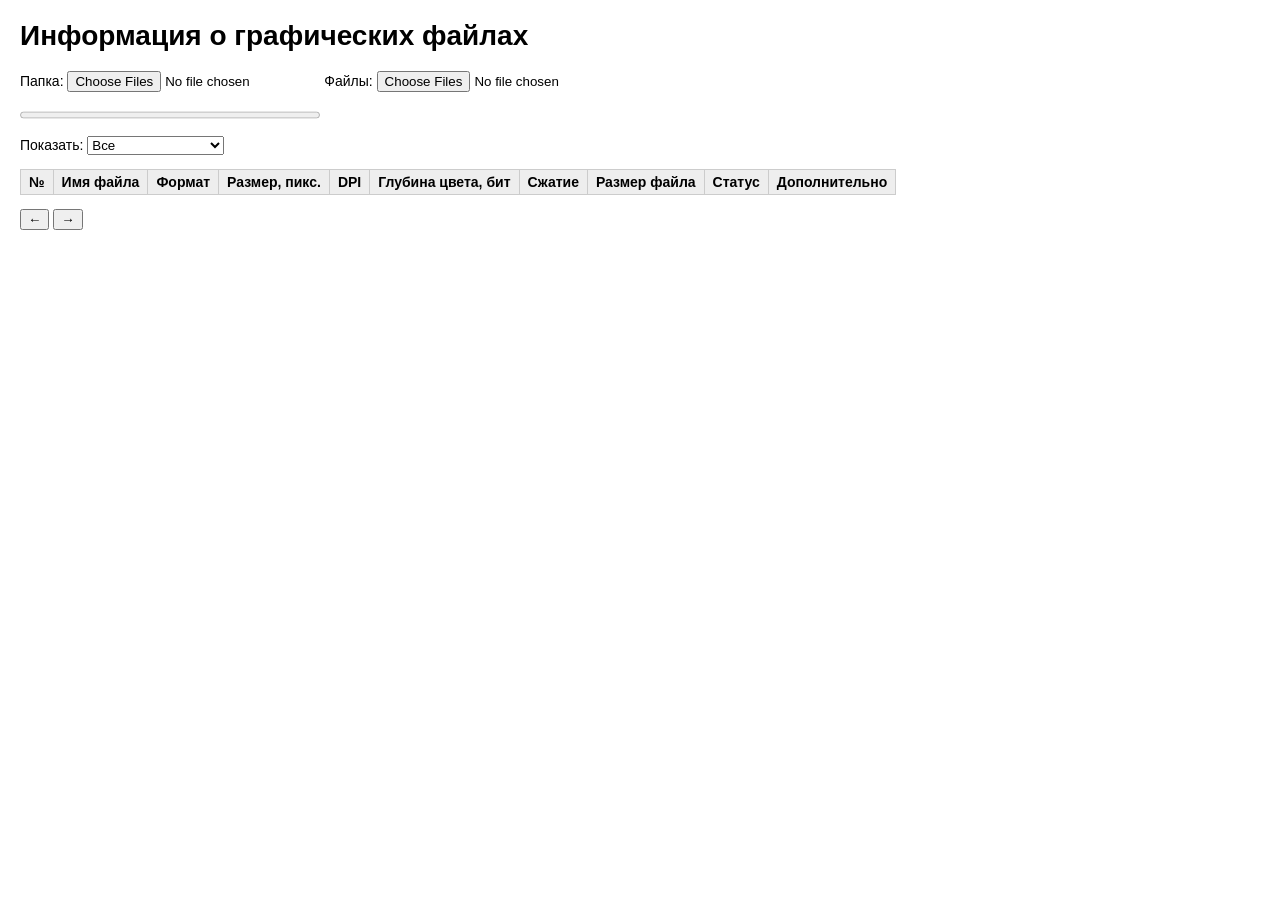
<file: lab2/index.html>
<!doctype html>
<html lang="ru">
<head>
<meta charset="utf-8">
<title>Информация о графических файлах</title>
<link rel="stylesheet" href="style.css">
</head>
<body>
<h1>Информация о графических файлах</h1>

<p>
  Папка: <input id="folder" type="file" webkitdirectory multiple>
  Файлы: <input id="files" type="file" multiple>
</p>

<p>
  <progress id="bar" value="0" max="1"></progress>
  <span id="progressText"></span>
</p>

<p id="stats"></p>

<p>
  Показать:
  <select id="filter">
    <option value="all">Все</option>
    <option value="ok">Корректные</option>
    <option value="damaged">Повреждённые</option>
    <option value="unknown">Не изображения</option>
    <option value="note">Не то расширение</option>
  </select>
</p>

<table>
  <thead>
    <tr>
      <th>№</th>
      <th>Имя файла</th>
      <th>Формат</th>
      <th>Размер, пикс.</th>
      <th>DPI</th>
      <th>Глубина цвета, бит</th>
      <th>Сжатие</th>
      <th>Размер файла</th>
      <th>Статус</th>
      <th>Дополнительно</th>
    </tr>
  </thead>
  <tbody id="rows"></tbody>
</table>

<p>
  <button id="prev">←</button>
  <span id="pageInfo"></span>
  <button id="next">→</button>
</p>

<script type="module" src="js/app.js"></script>
</body>
</html>
</file>
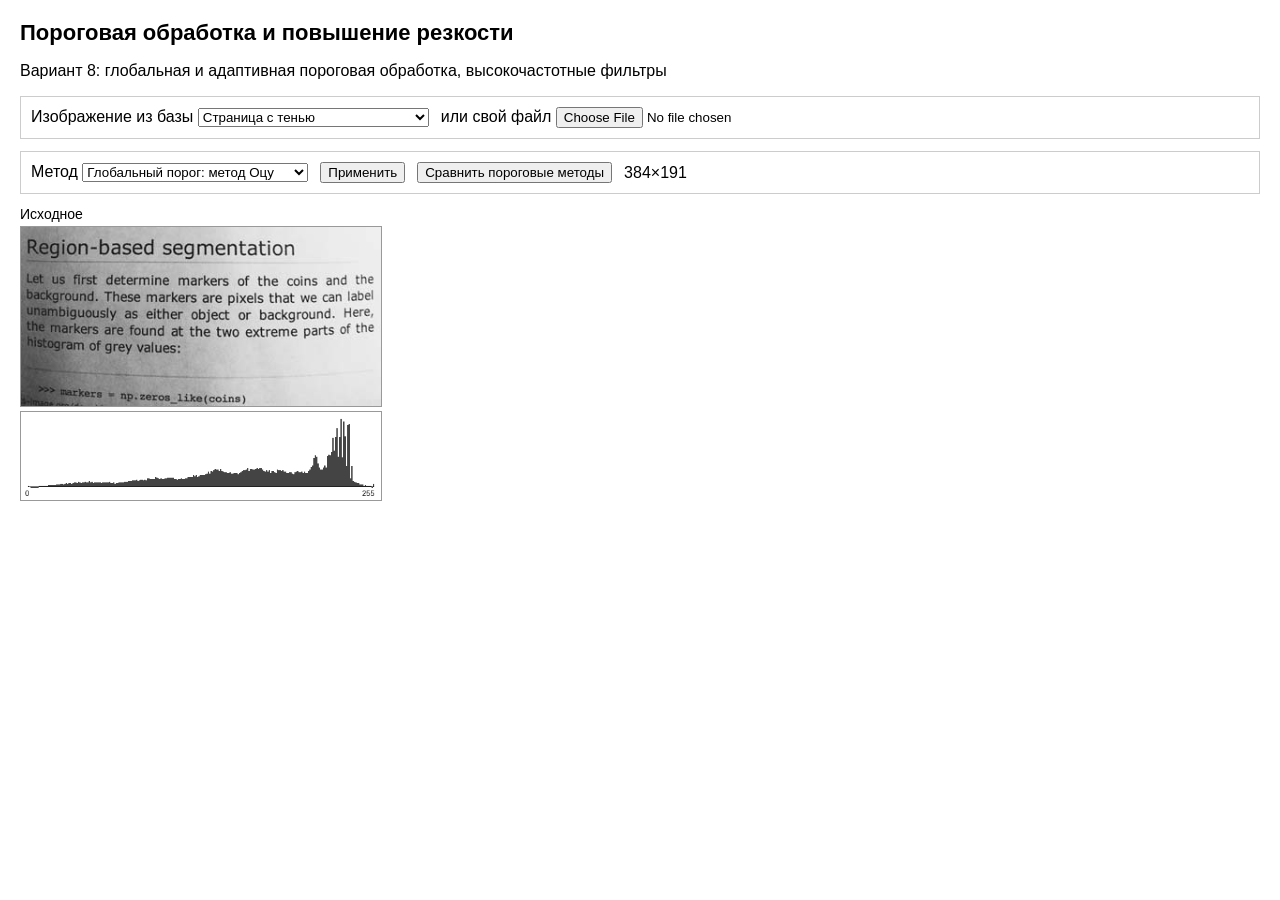
<file: lab3/index.html>
<!doctype html>
<html lang="ru">
<head>
<meta charset="utf-8">
<meta name="viewport" content="width=device-width, initial-scale=1">
<title>Обработка изображений</title>
<link rel="stylesheet" href="style.css">
</head>
<body>
<h1>Пороговая обработка и повышение резкости</h1>
<p>Вариант 8: глобальная и адаптивная пороговая обработка, высокочастотные фильтры</p>

<section class="panel">
  <label>Изображение из базы
    <select id="sample"></select>
  </label>
  <label>или свой файл
    <input id="file" type="file" accept="image/*">
  </label>
</section>

<section class="panel">
  <label>Метод
    <select id="op">
      <option value="otsu">Глобальный порог: метод Оцу</option>
      <option value="iterative">Глобальный порог: итеративный</option>
      <option value="sauvola">Адаптивный порог: Саувола</option>
      <option value="laplacian">Резкость: лапласиан</option>
      <option value="unsharp">Резкость: нерезкая маска</option>
      <option value="highpass">Высокочастотная составляющая</option>
    </select>
  </label>

  <label class="p-sauvola">Окно <input id="window" type="number" min="3" max="201" step="2" value="25"></label>
  <label class="p-sauvola">k <input id="k" type="number" min="0" max="1" step="0.01" value="0.34"></label>
  <label class="p-sauvola">R <input id="range" type="number" min="1" max="255" step="1" value="128"></label>

  <label class="p-laplacian">Соседей
    <select id="neighbors"><option value="4">4</option><option value="8">8</option></select>
  </label>
  <label class="p-laplacian">Сила <input id="strength" type="number" min="0" max="5" step="0.1" value="1"></label>

  <label class="p-unsharp p-highpass">Сигма <input id="sigma" type="number" min="0.3" max="20" step="0.1" value="1.5"></label>
  <label class="p-unsharp">Усиление <input id="amount" type="number" min="0" max="10" step="0.1" value="1.5"></label>

  <label class="p-filter">Края
    <select id="edge"><option value="clamp">Дублирование (Clamp)</option><option value="reflect">Отражение (Reflect)</option></select>
  </label>

  <button id="apply">Применить</button>
  <button id="compare">Сравнить пороговые методы</button>
  <span id="status"></span>
</section>

<section id="results"></section>

<script type="module" src="js/app.js"></script>
</body>
</html>
</file>
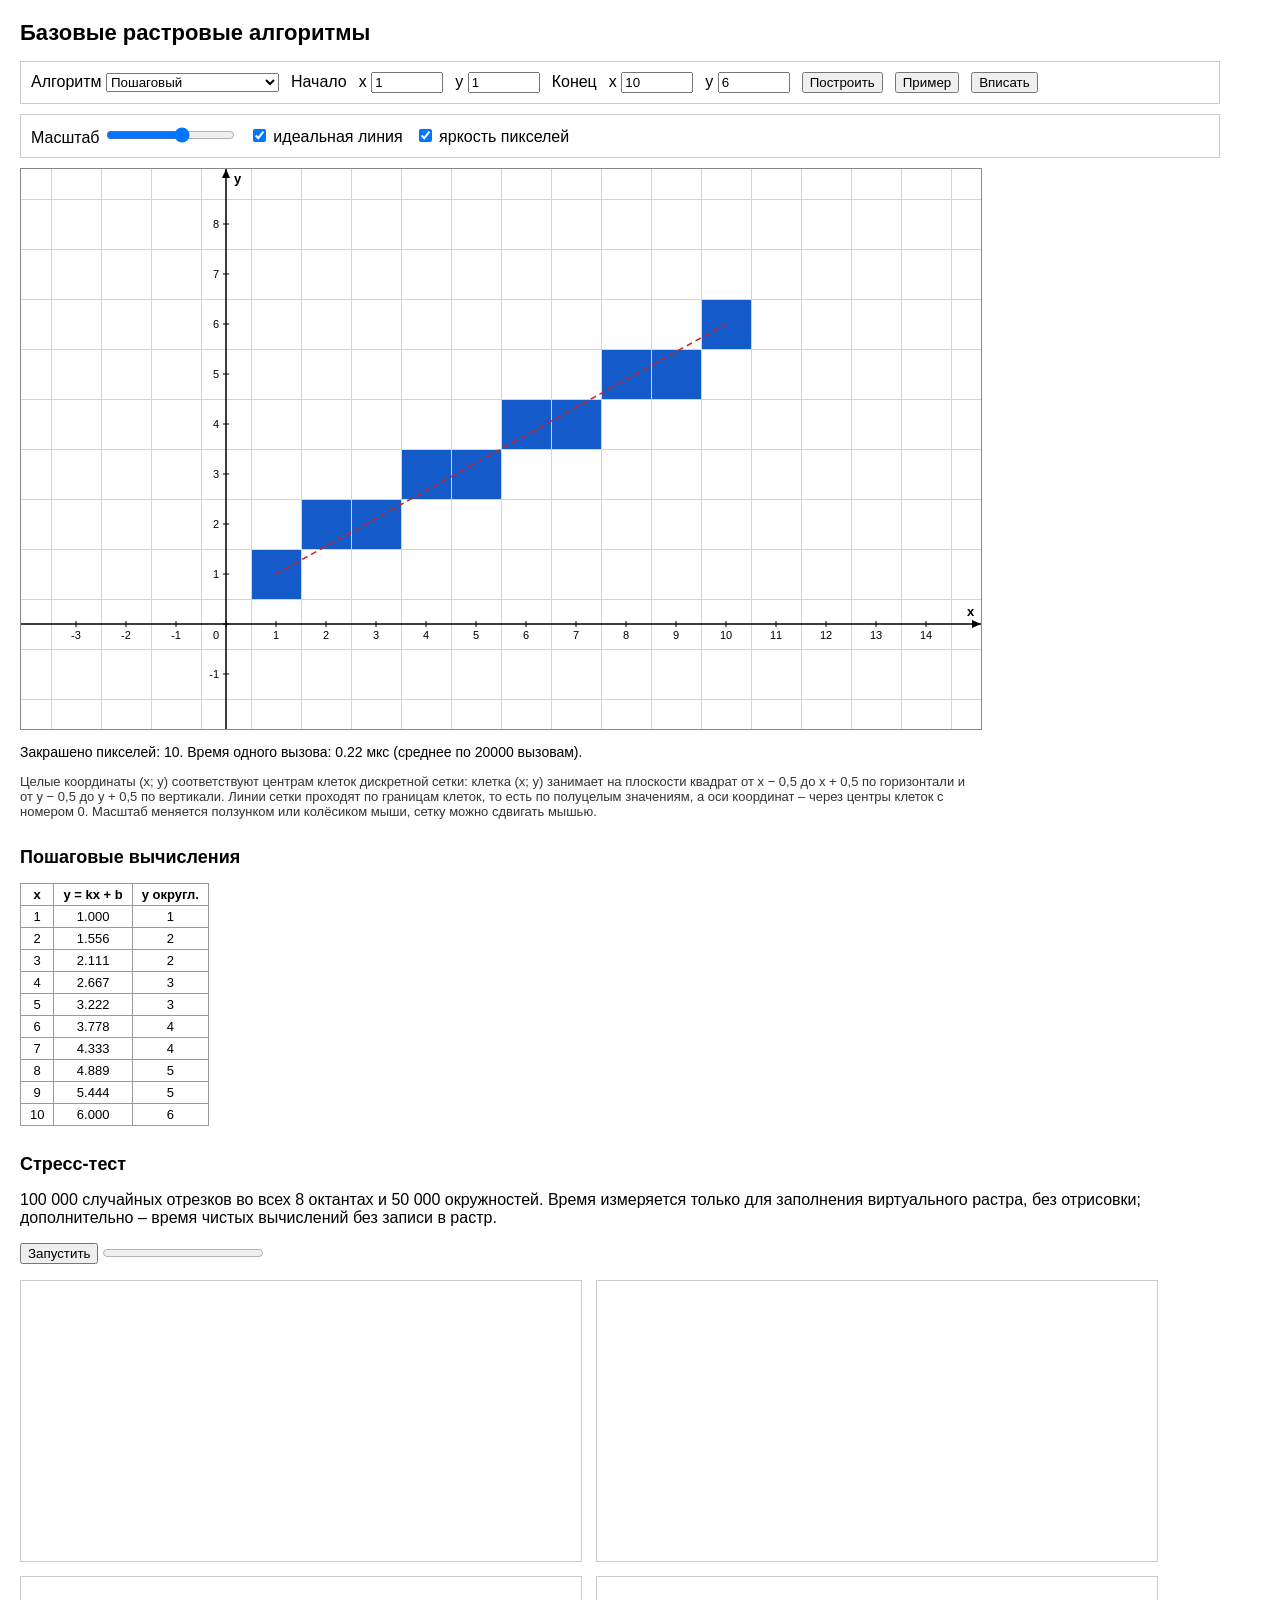
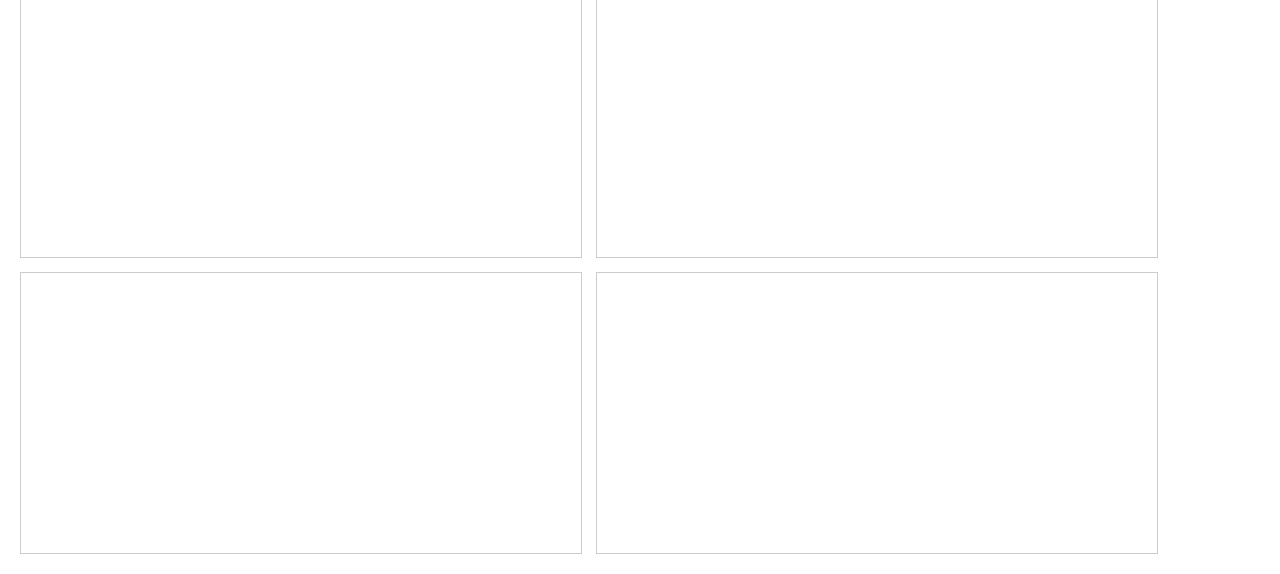
<file: lab4/index.html>
<!doctype html>
<html lang="ru">
<head>
<meta charset="utf-8">
<meta name="viewport" content="width=device-width, initial-scale=1">
<title>Базовые растровые алгоритмы</title>
<link rel="stylesheet" href="style.css">
</head>
<body>
<h1>Базовые растровые алгоритмы</h1>

<section class="panel">
  <label>Алгоритм
    <select id="algorithm">
      <option value="step">Пошаговый</option>
      <option value="dda">ЦДА</option>
      <option value="bresenham">Брезенхем (отрезок)</option>
      <option value="wu">Ву (сглаживание)</option>
      <option value="castle">Кастл-Питвей</option>
      <option value="circle">Брезенхем (окружность)</option>
    </select>
  </label>
  <span id="labelStart">Начало</span>
  <label>x <input id="x0" type="number" value="1"></label>
  <label>y <input id="y0" type="number" value="1"></label>
  <span class="for-line">Конец</span>
  <label class="for-line">x <input id="x1" type="number" value="10"></label>
  <label class="for-line">y <input id="y1" type="number" value="6"></label>
  <label class="for-circle">R <input id="r" type="number" min="0" value="6"></label>
  <button id="build">Построить</button>
  <button id="example">Пример</button>
  <button id="fit">Вписать</button>
</section>

<section class="panel">
  <label>Масштаб <input id="scale" type="range" min="4" max="80" value="30"></label>
  <label><input id="ideal" type="checkbox" checked> идеальная линия</label>
  <label><input id="values" type="checkbox" checked> яркость пикселей</label>
  <span id="cursor"></span>
</section>

<canvas id="grid"></canvas>
<p id="info"></p>
<p class="note">Целые координаты (x; y) соответствуют центрам клеток дискретной сетки: клетка (x; y) занимает на плоскости квадрат от x − 0,5 до x + 0,5 по горизонтали и от y − 0,5 до y + 0,5 по вертикали. Линии сетки проходят по границам клеток, то есть по полуцелым значениям, а оси координат – через центры клеток с номером 0. Масштаб меняется ползунком или колёсиком мыши, сетку можно сдвигать мышью.</p>

<h2>Пошаговые вычисления</h2>
<table id="trace"></table>

<h2>Стресс-тест</h2>
<p>100 000 случайных отрезков во всех 8 октантах и 50 000 окружностей. Время измеряется только для заполнения виртуального растра, без отрисовки; дополнительно – время чистых вычислений без записи в растр.</p>
<p><button id="runBench">Запустить</button> <progress id="bar" value="0" max="1"></progress> <span id="barText"></span></p>
<p id="octants"></p>
<div class="charts">
  <canvas id="chart1"></canvas>
  <canvas id="chart2"></canvas>
  <canvas id="chart3"></canvas>
  <canvas id="chart4"></canvas>
  <canvas id="chart5"></canvas>
  <canvas id="chart6"></canvas>
</div>
<table id="totals"></table>

<script type="module" src="js/app.js"></script>
</body>
</html>
</file>
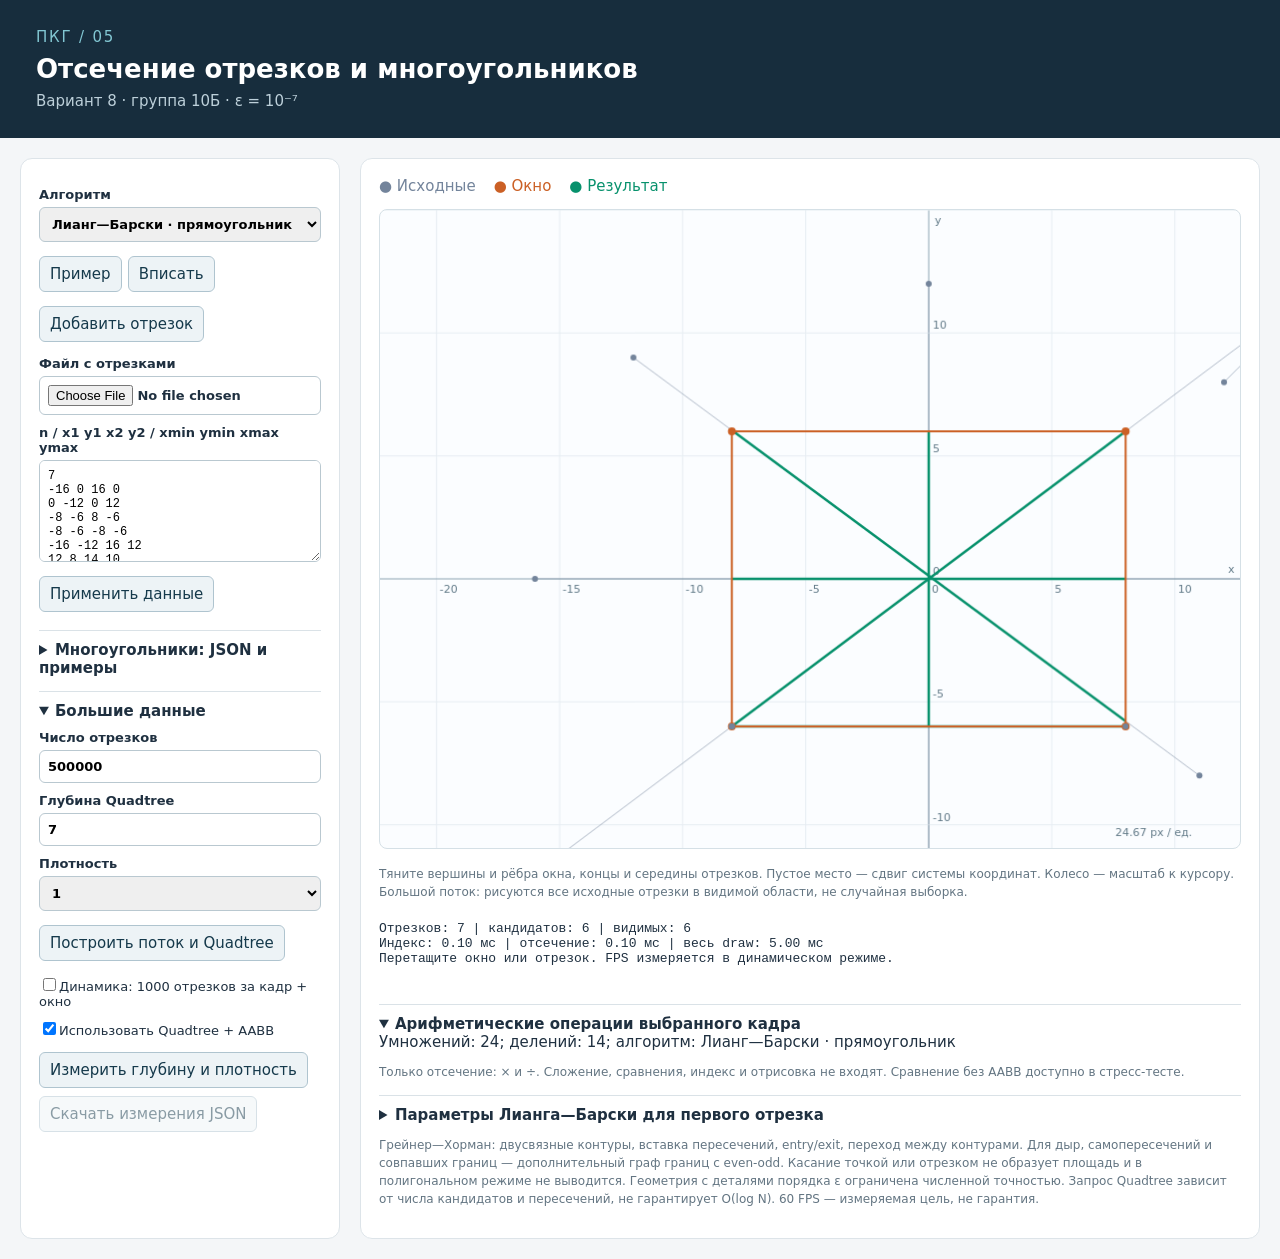
<file: lab5/index.html>
<!doctype html>
<html lang="ru">
<head><meta charset="utf-8"><meta name="viewport" content="width=device-width,initial-scale=1"><title>ЛР 5 · Отсечение</title><link rel="stylesheet" href="style.css"></head>
<body>
<header><span>ПКГ / 05</span><h1>Отсечение отрезков и многоугольников</h1><p>Вариант 8 · группа 10Б · ε = 10⁻⁷</p></header>
<main>
<section class="controls">
<label>Алгоритм<select id="mode"><option value="liang">Лианг—Барски · прямоугольник</option><option value="cohen">Сазерленд—Коэн · сравнение</option><option value="cyrus">Сайрус—Бек · выпуклое окно</option><option value="polygon">Грейнер—Хорман · многоугольники</option></select></label>
<div class="row"><button id="example">Пример</button><button id="fit">Вписать</button><button id="add">Добавить отрезок</button></div>
<label>Файл с отрезками<input id="file" type="file" accept=".txt"></label>
<label>n / x1 y1 x2 y2 / xmin ymin xmax ymax<textarea id="input" rows="6">7
-16 0 16 0
0 -12 0 12
-8 -6 8 -6
-8 -6 -8 -6
-16 -12 16 12
12 8 14 10
-12 9 11 -8
-8 -6 8 6</textarea></label><button id="load">Применить данные</button>
<details id="polygons"><summary>Многоугольники: JSON и примеры</summary><label>Выпуклое окно Сайруса—Бека<textarea id="convex" rows="3">[[-8,-4],[0,-8],[9,-2],[6,7],[-6,7]]</textarea></label><button id="setConvex">Применить окно</button><label>Исходные контуры (even-odd)<textarea id="subject" rows="4"></textarea></label><label>Контуры отсекателя<textarea id="clip" rows="3"></textarea></label><div class="row"><button id="applyPoly">Отсечь</button><select id="polyExample"><option value="split">Распад на части</option><option value="hole">С дырой</option><option value="self">Самопересечение</option><option value="vertex">Через вершины</option></select></div></details>
<details open><summary>Большие данные</summary><label>Число отрезков<input id="count" type="number" value="500000" min="1" max="2000000"></label><label>Глубина Quadtree<input id="depth" type="number" min="1" max="12" value="7"></label><label>Плотность<select id="density"><option>.5</option><option selected>1</option><option>2</option><option>4</option></select></label><button id="generate">Построить поток и Quadtree</button><label class="check"><input id="animate" type="checkbox">Динамика: 1000 отрезков за кадр + окно</label><label class="check"><input id="index" type="checkbox" checked>Использовать Quadtree + AABB</label><button id="bench">Измерить глубину и плотность</button><button id="download" disabled>Скачать измерения JSON</button></details>
</section>
<section class="view"><div class="legend"><span class="source">● Исходные</span><span class="window">● Окно</span><span class="result">● Результат</span></div><canvas id="canvas" width="1100" height="740"></canvas><p class="hint">Тяните вершины и рёбра окна, концы и середины отрезков. Пустое место — сдвиг системы координат. Колесо — масштаб к курсору. Большой поток: рисуются все исходные отрезки в видимой области, не случайная выборка.</p><output id="status"></output><output id="error" role="alert"></output><details open><summary>Арифметические операции выбранного кадра</summary><div id="stats"></div><p>Только отсечение: × и ÷. Сложение, сравнения, индекс и отрисовка не входят. Сравнение без AABB доступно в стресс-тесте.</p></details><details><summary>Параметры Лианга—Барски для первого отрезка</summary><pre id="trace"></pre></details><section id="charts"></section><p class="hint">Грейнер—Хорман: двусвязные контуры, вставка пересечений, entry/exit, переход между контурами. Для дыр, самопересечений и совпавших границ — дополнительный граф границ с even-odd. Касание точкой или отрезком не образует площадь и в полигональном режиме не выводится. Геометрия с деталями порядка ε ограничена численной точностью. Запрос Quadtree зависит от числа кандидатов и пересечений, не гарантирует O(log N). 60 FPS — измеряемая цель, не гарантия.</p></section>
</main><script type="module" src="js/app.js"></script></body></html>
</file>
<file: lab2/style.css>
body { font-family: sans-serif; font-size: 14px; margin: 20px; }
progress { width: 300px; }
table { border-collapse: collapse; }
th, td { border: 1px solid #ccc; padding: 4px 8px; text-align: left; vertical-align: top; }
th { background: #eee; }
.damaged { color: #c00; }
.unknown { color: #888; }
.note { color: #b60; }
</file>
<file: lab3/style.css>
body { font-family: Arial, sans-serif; margin: 20px; max-width: 1400px; }
h1 { font-size: 22px; }
.panel { display: flex; flex-wrap: wrap; gap: 12px; align-items: center; margin-bottom: 12px; padding: 10px; border: 1px solid #ccc; }
.panel input[type=number] { width: 70px; }
#results { display: flex; flex-wrap: wrap; gap: 16px; }
figure { margin: 0; width: 360px; }
figure canvas { width: 100%; border: 1px solid #999; display: block; background: #eee; }
figure .hist { margin-top: 4px; height: auto; }
figcaption { font-size: 14px; margin-bottom: 4px; }
.hidden { display: none; }
</file>
<file: lab4/style.css>
body { font-family: Arial, sans-serif; margin: 20px; max-width: 1200px; }
h1 { font-size: 22px; }
h2 { font-size: 18px; margin-top: 28px; }
.panel { display: flex; flex-wrap: wrap; gap: 12px; align-items: center; margin-bottom: 10px; padding: 10px; border: 1px solid #ccc; }
.panel input[type=number] { width: 64px; }
#grid { width: 100%; max-width: 960px; border: 1px solid #888; cursor: grab; display: block; }
#info { font-size: 14px; }
.note { font-size: 13px; color: #333; max-width: 960px; }
table { border-collapse: collapse; font-size: 13px; }
th, td { border: 1px solid #999; padding: 3px 9px; text-align: center; }
.charts { display: flex; flex-wrap: wrap; gap: 14px; }
.charts canvas { width: 560px; max-width: 100%; border: 1px solid #ccc; }
.hidden { display: none; }
</file>
<file: lab5/style.css>
:root{font:15px system-ui,sans-serif;color:#1f3040;background:#f4f6f8}*{box-sizing:border-box}body{margin:0}header{padding:28px 36px;background:#172d3d;color:white}header span{color:#82c7d3;letter-spacing:.12em}h1{font-size:26px;margin:8px 0}header p{margin:0;color:#bdd0da}main{display:grid;grid-template-columns:320px minmax(0,1fr);gap:20px;padding:20px}.controls,.view{background:white;border:1px solid #dde4e9;border-radius:12px;padding:18px;min-width:0}label{display:block;margin:10px 0;font-weight:600;font-size:13px}input,select,textarea,button{font:inherit;max-width:100%}label input:not([type=checkbox]),select,textarea{display:block;width:100%;margin-top:5px;padding:8px;border:1px solid #b9c8d0;border-radius:6px}textarea{font:12px ui-monospace,monospace;resize:vertical}button{background:#edf3f6;color:#15394b;border:1px solid #afc4cf;border-radius:6px;padding:8px 10px;cursor:pointer;margin:4px 0}button:hover{background:#dbe9f0}button:disabled{opacity:.5;cursor:default}.row{display:flex;gap:6px;flex-wrap:wrap}details{border-top:1px solid #dae2e7;padding-top:10px;margin-top:14px}summary{cursor:pointer;font-weight:650}.check{font-weight:400}canvas#canvas{width:100%;height:640px;border:1px solid #d5e0e6;border-radius:8px;touch-action:none;background:#fbfdff}.legend{display:flex;gap:18px;margin-bottom:14px}.source{color:#73849b}.window{color:#cb6025}.result{color:#07916c}.hint,details p{font-size:12px;line-height:1.5;color:#637582}output{display:block;padding:8px 0;white-space:pre-wrap;font:13px ui-monospace,monospace}#error{color:#b02222}#charts canvas{width:100%;max-width:700px;height:auto}table{border-collapse:collapse;font-size:12px;width:100%;margin:10px 0}th,td{border:1px solid #d9e3e8;padding:7px;text-align:left}pre{white-space:pre-wrap;font-size:12px}@media(max-width:900px){main{grid-template-columns:1fr;padding:10px}.controls{display:grid;grid-template-columns:1fr 1fr;gap:8px}.controls details{grid-column:1/-1}canvas#canvas{height:480px}header{padding:20px}.legend{font-size:12px}}
</file>
